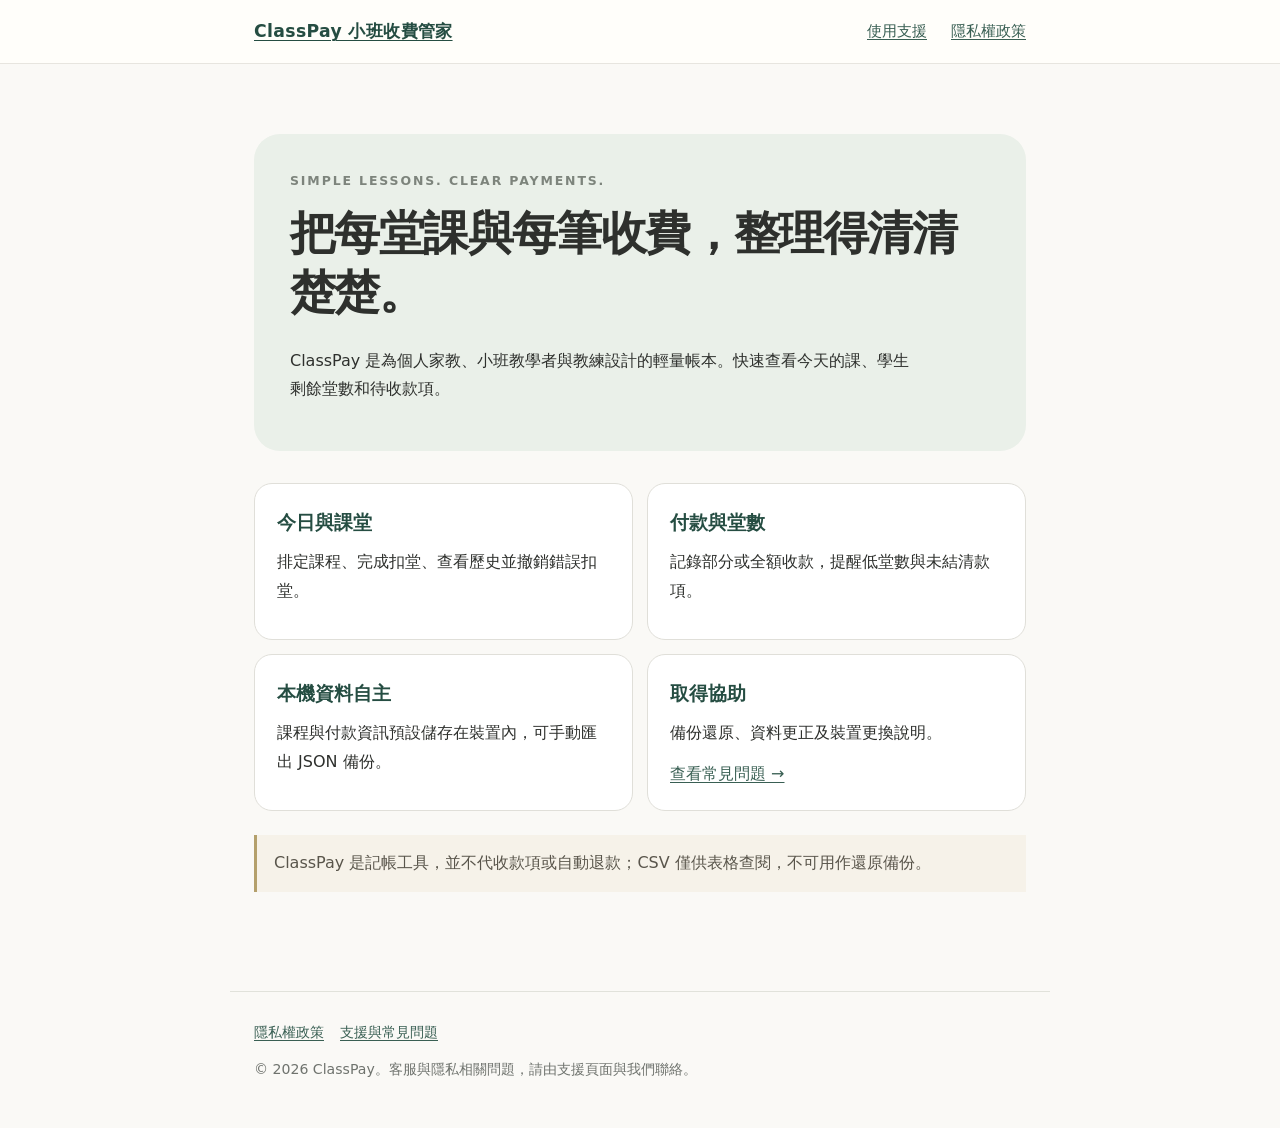
<file: index.html>
<!doctype html>
<html lang="zh-Hant"><head><meta charset="utf-8"><meta name="viewport" content="width=device-width,initial-scale=1">
<meta name="description" content="ClassPay 小班收費管家：個人老師的排課、剩餘堂數與收費紀錄工具。">
<title>ClassPay 小班收費管家｜資訊與支援</title><link rel="stylesheet" href="./style.css"></head>
<body><header><nav aria-label="主要導覽"><a class="brand" href="./index.html">ClassPay 小班收費管家</a><a href="./support.html">使用支援</a><a href="./privacy.html">隱私權政策</a></nav></header>
<main class="container"><div class="hero"><p class="eyebrow">Simple lessons. Clear payments.</p>
<h1>把每堂課與每筆收費，整理得清清楚楚。</h1>
<p>ClassPay 是為個人家教、小班教學者與教練設計的輕量帳本。快速查看今天的課、學生剩餘堂數和待收款項。</p></div>
<div class="tiles"><section class="tile"><h2>今日與課堂</h2><p>排定課程、完成扣堂、查看歷史並撤銷錯誤扣堂。</p></section>
<section class="tile"><h2>付款與堂數</h2><p>記錄部分或全額收款，提醒低堂數與未結清款項。</p></section>
<section class="tile"><h2>本機資料自主</h2><p>課程與付款資訊預設儲存在裝置內，可手動匯出 JSON 備份。</p></section>
<section class="tile"><h2>取得協助</h2><p>備份還原、資料更正及裝置更換說明。</p><a href="./support.html">查看常見問題 →</a></section></div>
<p class="note">ClassPay 是記帳工具，並不代收款項或自動退款；CSV 僅供表格查閱，不可用作還原備份。</p>
</main><footer><a href="./privacy.html">隱私權政策</a><a href="./support.html">支援與常見問題</a><p>© 2026 ClassPay。客服與隱私相關問題，請由支援頁面與我們聯絡。</p></footer></body></html>
</file>
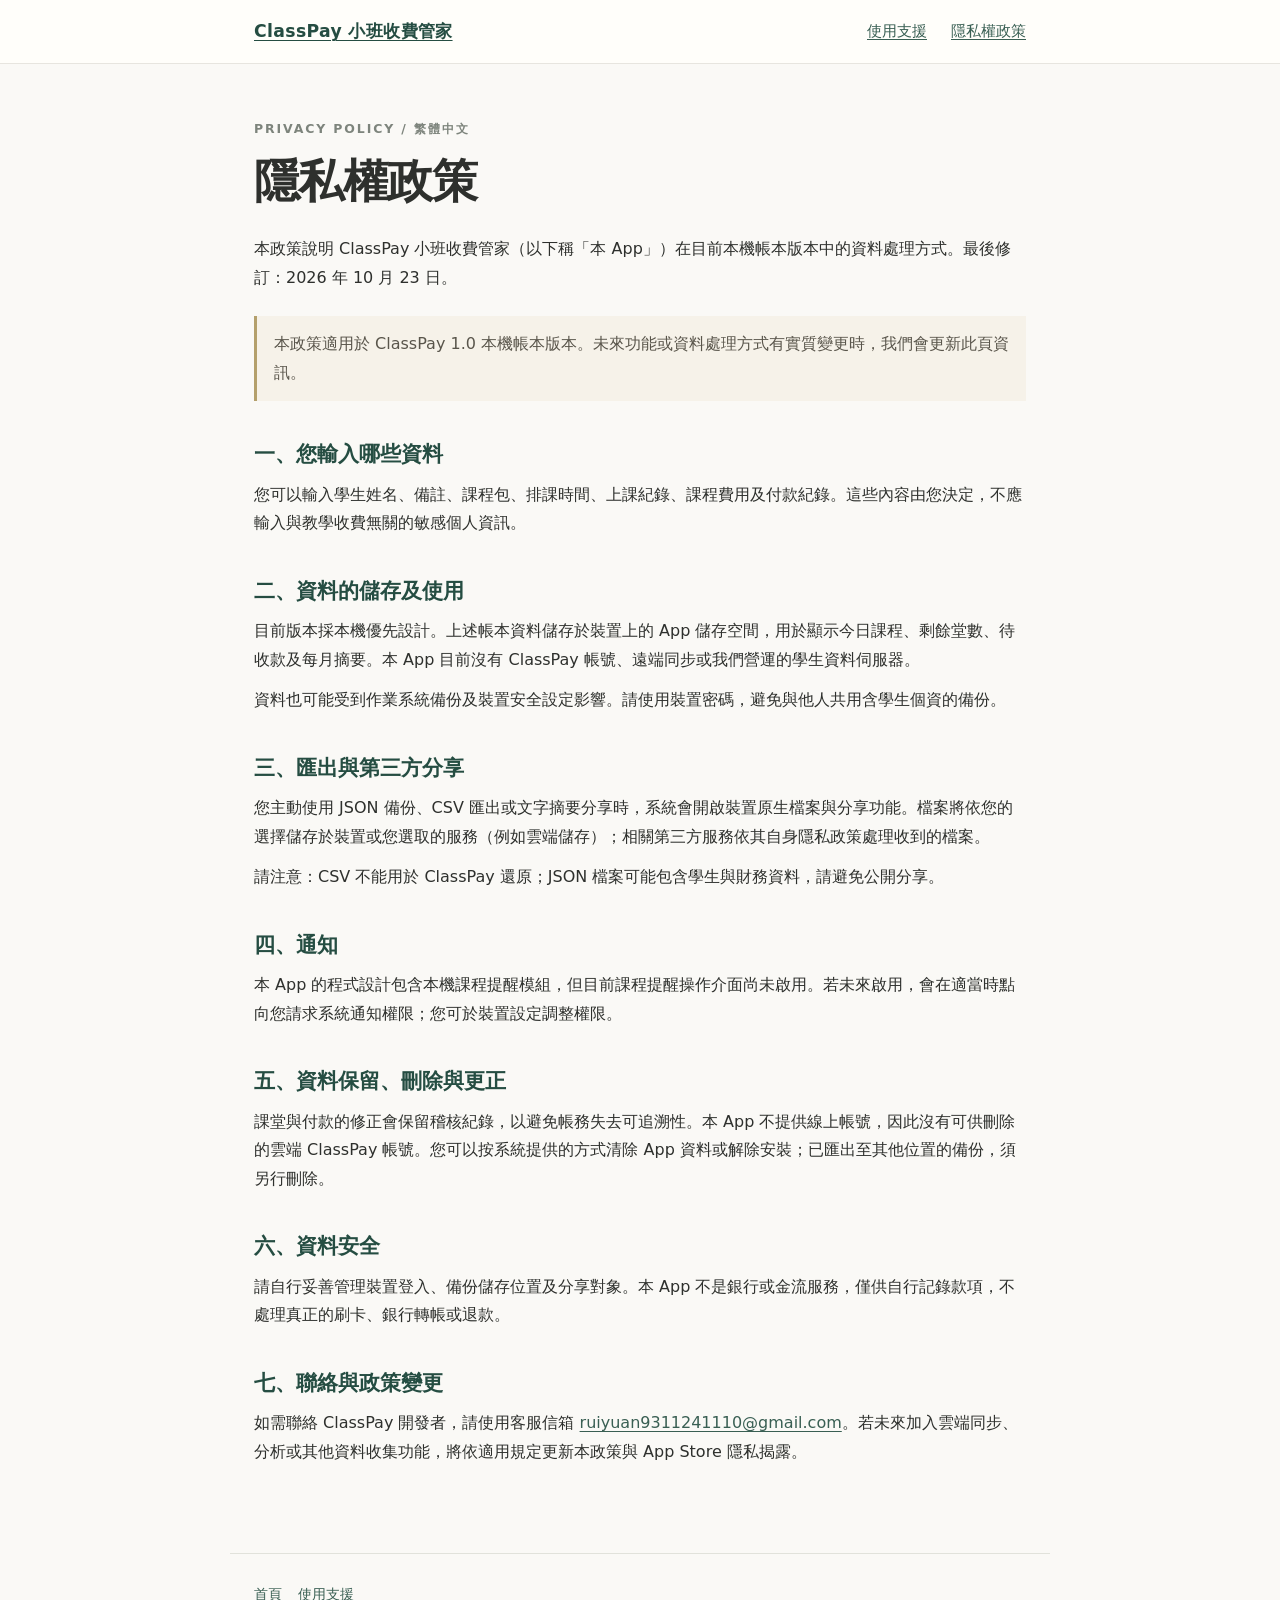
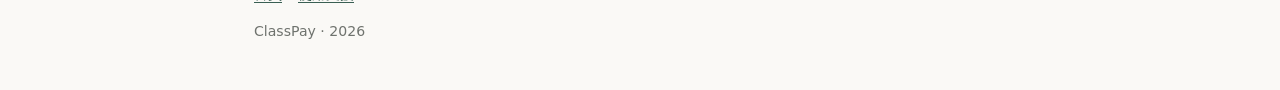
<file: privacy.html>
<!doctype html>
<html lang="zh-Hant"><head><meta charset="utf-8"><meta name="viewport" content="width=device-width,initial-scale=1">
<meta name="description" content="ClassPay 小班收費管家隱私權政策。"><title>隱私權政策｜ClassPay</title><link rel="stylesheet" href="./style.css"></head>
<body><header><nav aria-label="主要導覽"><a class="brand" href="./index.html">ClassPay 小班收費管家</a><a href="./support.html">使用支援</a><a href="./privacy.html" aria-current="page">隱私權政策</a></nav></header>
<main class="container"><p class="eyebrow">Privacy policy / 繁體中文</p><h1>隱私權政策</h1>
<p>本政策說明 ClassPay 小班收費管家（以下稱「本 App」）在目前本機帳本版本中的資料處理方式。最後修訂：2026 年 10 月 23 日。</p>
<div class="note">本政策適用於 ClassPay 1.0 本機帳本版本。未來功能或資料處理方式有實質變更時，我們會更新此頁資訊。</div>
<h2>一、您輸入哪些資料</h2><p>您可以輸入學生姓名、備註、課程包、排課時間、上課紀錄、課程費用及付款紀錄。這些內容由您決定，不應輸入與教學收費無關的敏感個人資訊。</p>
<h2>二、資料的儲存及使用</h2><p>目前版本採本機優先設計。上述帳本資料儲存於裝置上的 App 儲存空間，用於顯示今日課程、剩餘堂數、待收款及每月摘要。本 App 目前沒有 ClassPay 帳號、遠端同步或我們營運的學生資料伺服器。</p>
<p>資料也可能受到作業系統備份及裝置安全設定影響。請使用裝置密碼，避免與他人共用含學生個資的備份。</p>
<h2>三、匯出與第三方分享</h2><p>您主動使用 JSON 備份、CSV 匯出或文字摘要分享時，系統會開啟裝置原生檔案與分享功能。檔案將依您的選擇儲存於裝置或您選取的服務（例如雲端儲存）；相關第三方服務依其自身隱私政策處理收到的檔案。</p>
<p>請注意：CSV 不能用於 ClassPay 還原；JSON 檔案可能包含學生與財務資料，請避免公開分享。</p>
<h2>四、通知</h2><p>本 App 的程式設計包含本機課程提醒模組，但目前課程提醒操作介面尚未啟用。若未來啟用，會在適當時點向您請求系統通知權限；您可於裝置設定調整權限。</p>
<h2>五、資料保留、刪除與更正</h2><p>課堂與付款的修正會保留稽核紀錄，以避免帳務失去可追溯性。本 App 不提供線上帳號，因此沒有可供刪除的雲端 ClassPay 帳號。您可以按系統提供的方式清除 App 資料或解除安裝；已匯出至其他位置的備份，須另行刪除。</p>
<h2>六、資料安全</h2><p>請自行妥善管理裝置登入、備份儲存位置及分享對象。本 App 不是銀行或金流服務，僅供自行記錄款項，不處理真正的刷卡、銀行轉帳或退款。</p>
<h2>七、聯絡與政策變更</h2><p>如需聯絡 ClassPay 開發者，請使用客服信箱 <a href="mailto:ruiyuan9311241110%40gmail.com">ruiyuan9311241110@gmail.com</a>。若未來加入雲端同步、分析或其他資料收集功能，將依適用規定更新本政策與 App Store 隱私揭露。</p>
</main><footer><a href="./index.html">首頁</a><a href="./support.html">使用支援</a><p>ClassPay · 2026</p></footer></body></html>
</file>
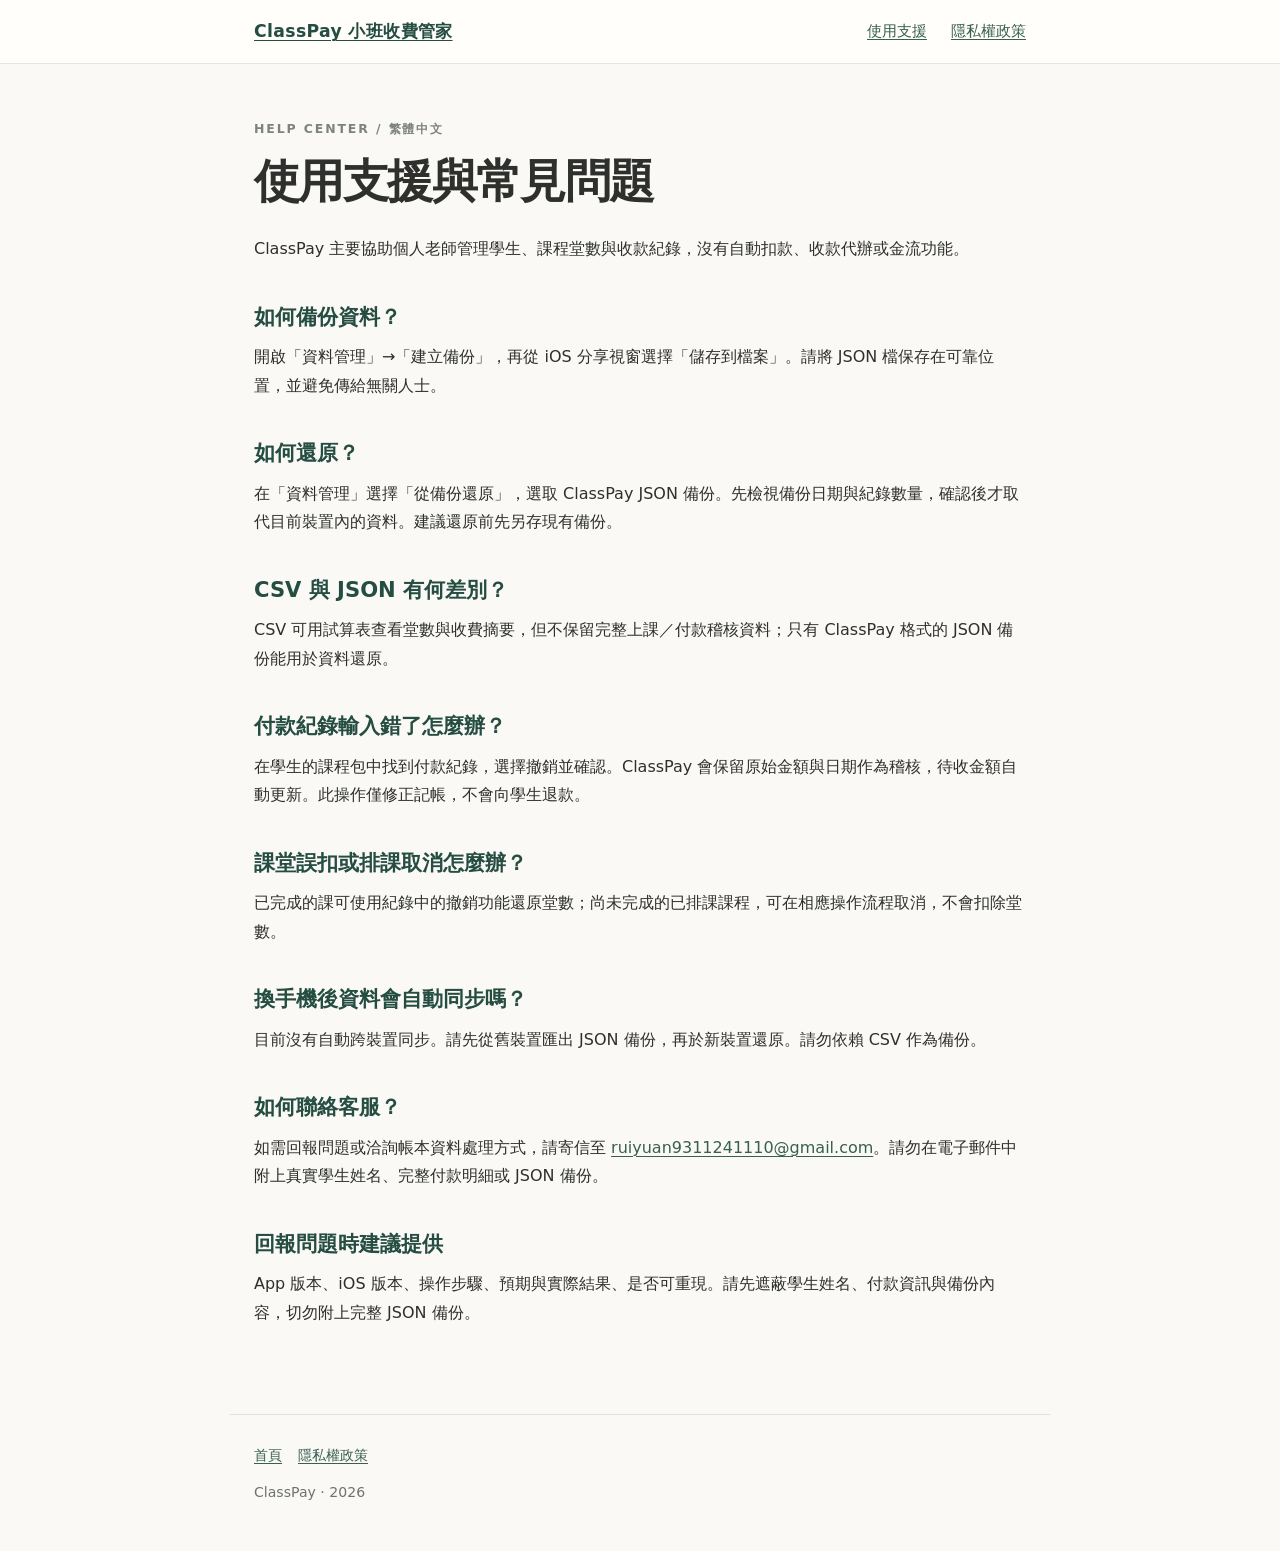
<file: support.html>
<!doctype html>
<html lang="zh-Hant"><head><meta charset="utf-8"><meta name="viewport" content="width=device-width,initial-scale=1"><meta name="description" content="ClassPay 課程與付款帳本使用支援與常見問題。"><title>使用支援｜ClassPay</title><link rel="stylesheet" href="./style.css"></head>
<body><header><nav aria-label="主要導覽"><a class="brand" href="./index.html">ClassPay 小班收費管家</a><a href="./support.html" aria-current="page">使用支援</a><a href="./privacy.html">隱私權政策</a></nav></header>
<main class="container"><p class="eyebrow">Help center / 繁體中文</p><h1>使用支援與常見問題</h1>
<p>ClassPay 主要協助個人老師管理學生、課程堂數與收款紀錄，沒有自動扣款、收款代辦或金流功能。</p>
<h2>如何備份資料？</h2><p>開啟「資料管理」→「建立備份」，再從 iOS 分享視窗選擇「儲存到檔案」。請將 JSON 檔保存在可靠位置，並避免傳給無關人士。</p>
<h2>如何還原？</h2><p>在「資料管理」選擇「從備份還原」，選取 ClassPay JSON 備份。先檢視備份日期與紀錄數量，確認後才取代目前裝置內的資料。建議還原前先另存現有備份。</p>
<h2>CSV 與 JSON 有何差別？</h2><p>CSV 可用試算表查看堂數與收費摘要，但不保留完整上課／付款稽核資料；只有 ClassPay 格式的 JSON 備份能用於資料還原。</p>
<h2>付款紀錄輸入錯了怎麼辦？</h2><p>在學生的課程包中找到付款紀錄，選擇撤銷並確認。ClassPay 會保留原始金額與日期作為稽核，待收金額自動更新。此操作僅修正記帳，不會向學生退款。</p>
<h2>課堂誤扣或排課取消怎麼辦？</h2><p>已完成的課可使用紀錄中的撤銷功能還原堂數；尚未完成的已排課課程，可在相應操作流程取消，不會扣除堂數。</p>
<h2>換手機後資料會自動同步嗎？</h2><p>目前沒有自動跨裝置同步。請先從舊裝置匯出 JSON 備份，再於新裝置還原。請勿依賴 CSV 作為備份。</p>
<h2>如何聯絡客服？</h2><p>如需回報問題或洽詢帳本資料處理方式，請寄信至 <a href="mailto:ruiyuan9311241110%40gmail.com">ruiyuan9311241110@gmail.com</a>。請勿在電子郵件中附上真實學生姓名、完整付款明細或 JSON 備份。</p>
<h2>回報問題時建議提供</h2><p>App 版本、iOS 版本、操作步驟、預期與實際結果、是否可重現。請先遮蔽學生姓名、付款資訊與備份內容，切勿附上完整 JSON 備份。</p>
</main><footer><a href="./index.html">首頁</a><a href="./privacy.html">隱私權政策</a><p>ClassPay · 2026</p></footer></body></html>
</file>
<file: style.css>
:root{font-family:-apple-system,BlinkMacSystemFont,"Noto Sans TC","PingFang TC","Microsoft JhengHei",system-ui,sans-serif;color:#2e302d;background:#faf9f6;line-height:1.78;color-scheme:light}
*{box-sizing:border-box}body{margin:0}a{color:#395f53;text-decoration-thickness:1px;text-underline-offset:3px}a:hover{color:#233e37}
header{border-bottom:1px solid #e7e5df;background:#fffefa}nav,.container,footer{max-width:820px;margin:auto;padding:0 24px}
nav{display:flex;align-items:center;gap:24px;flex-wrap:wrap;padding-top:16px;padding-bottom:16px}
.brand{color:#254d42;font-weight:800;font-size:1.08rem;margin-right:auto;letter-spacing:.02em}
nav a:not(.brand){font-size:.94rem}.container{padding-top:54px;padding-bottom:75px}
.eyebrow{text-transform:uppercase;letter-spacing:.15em;color:#7d847c;font-size:.78rem;font-weight:700}
h1{line-height:1.3;font-size:clamp(2rem,5vw,2.85rem);letter-spacing:-.035em;margin:12px 0 24px}
h2{line-height:1.4;font-size:1.32rem;margin:38px 0 12px;color:#254d42}
h3{font-size:1.04rem;margin-bottom:4px}p{margin:12px 0}ul,ol{padding-left:1.45rem}
.hero{border-radius:26px;background:#eaf0e9;padding:36px;margin:16px 0 32px}
.hero p{max-width:620px}.eyebrow{margin:0}.tiles{display:grid;grid-template-columns:repeat(2,minmax(0,1fr));gap:14px;margin:18px 0}
.tile{border:1px solid #e0dfd9;border-radius:18px;background:white;padding:22px}.tile h2{margin:4px 0 8px;font-size:1.16rem}
.note{border-left:3px solid #b4a06c;background:#f6f2e9;padding:14px 17px;margin:24px 0;color:#59554b}
table{width:100%;border-collapse:collapse}th,td{text-align:left;vertical-align:top;padding:13px 10px;border-bottom:1px solid #e1e2db}
th{min-width:122px}footer{padding-top:28px;padding-bottom:34px;border-top:1px solid #e1e2db;color:#6f736e;font-size:.88rem}
footer a{margin-right:16px}p,li{overflow-wrap:anywhere}a:focus-visible{outline:3px solid #496a58;outline-offset:4px}
@media(max-width:620px){.tiles{grid-template-columns:1fr}.hero{padding:25px 21px}nav{gap:14px}nav .brand{width:100%}.container{padding-top:32px}}
</file>
